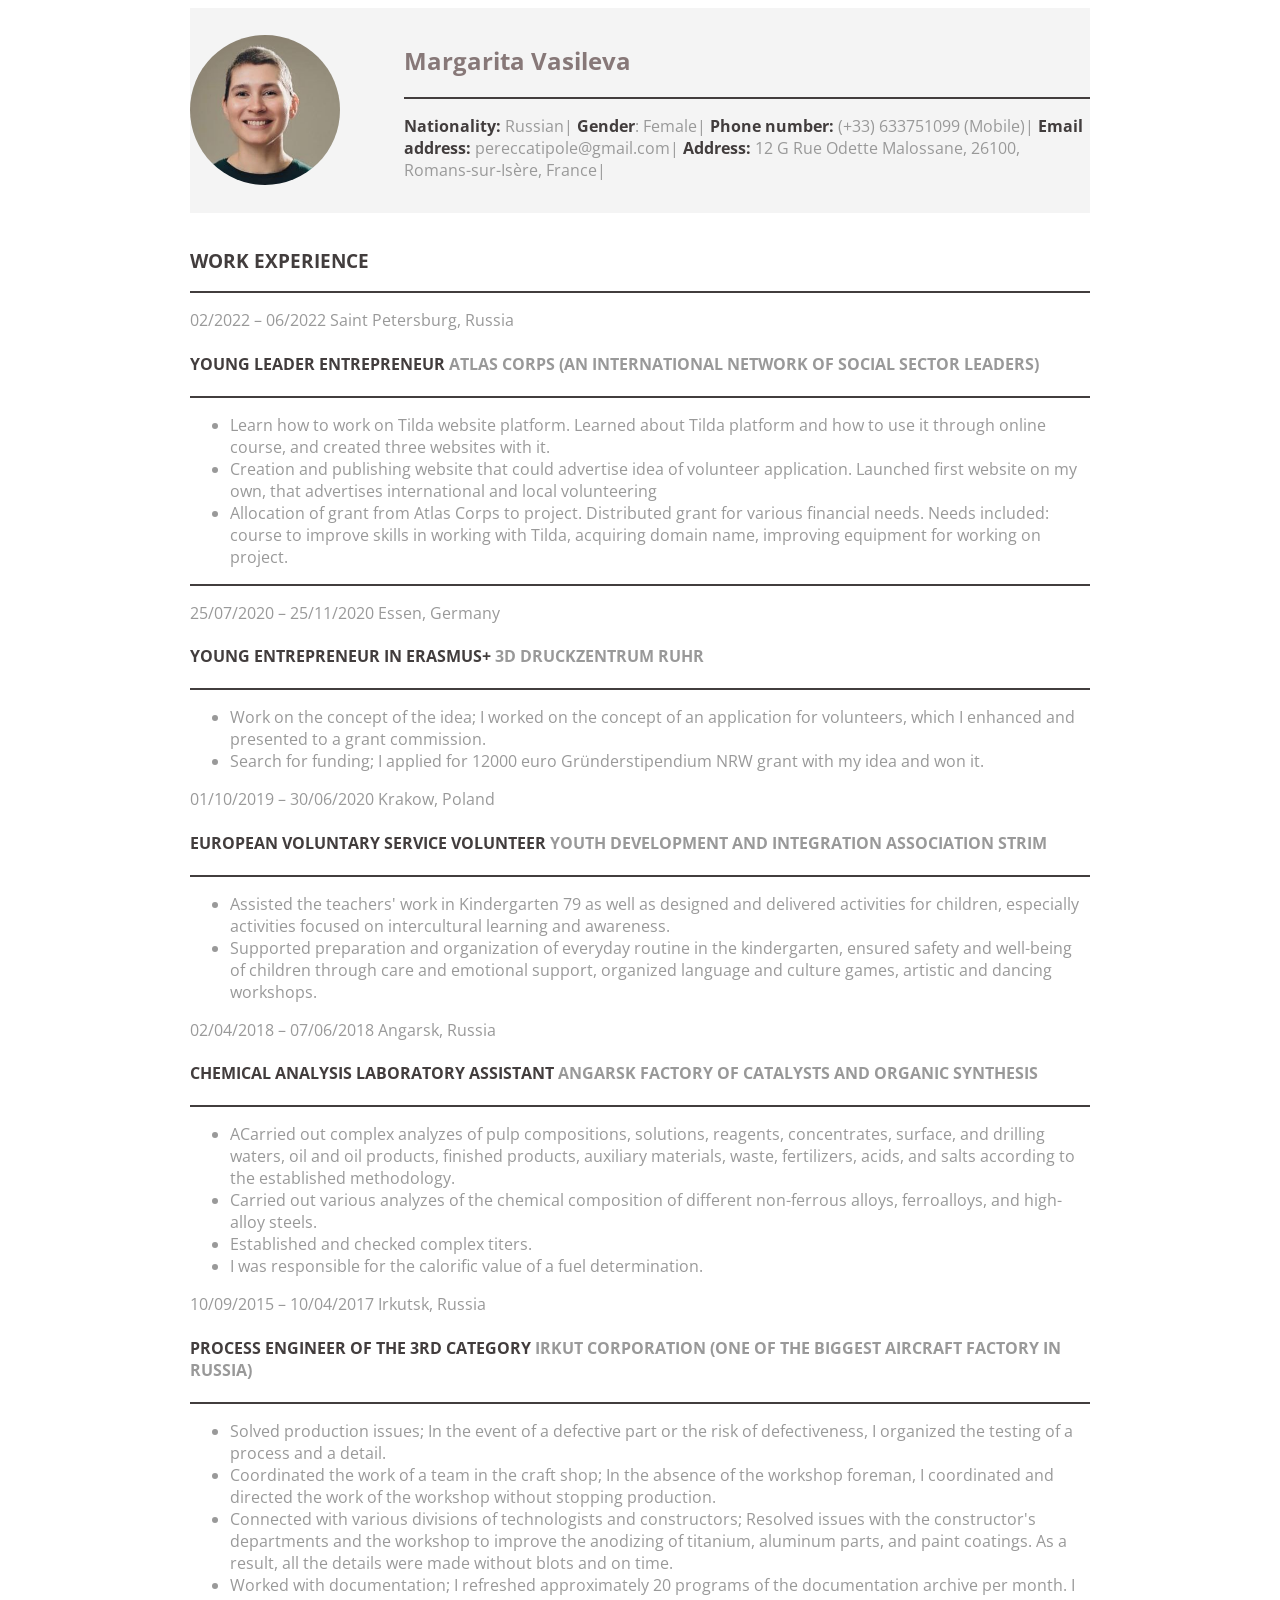
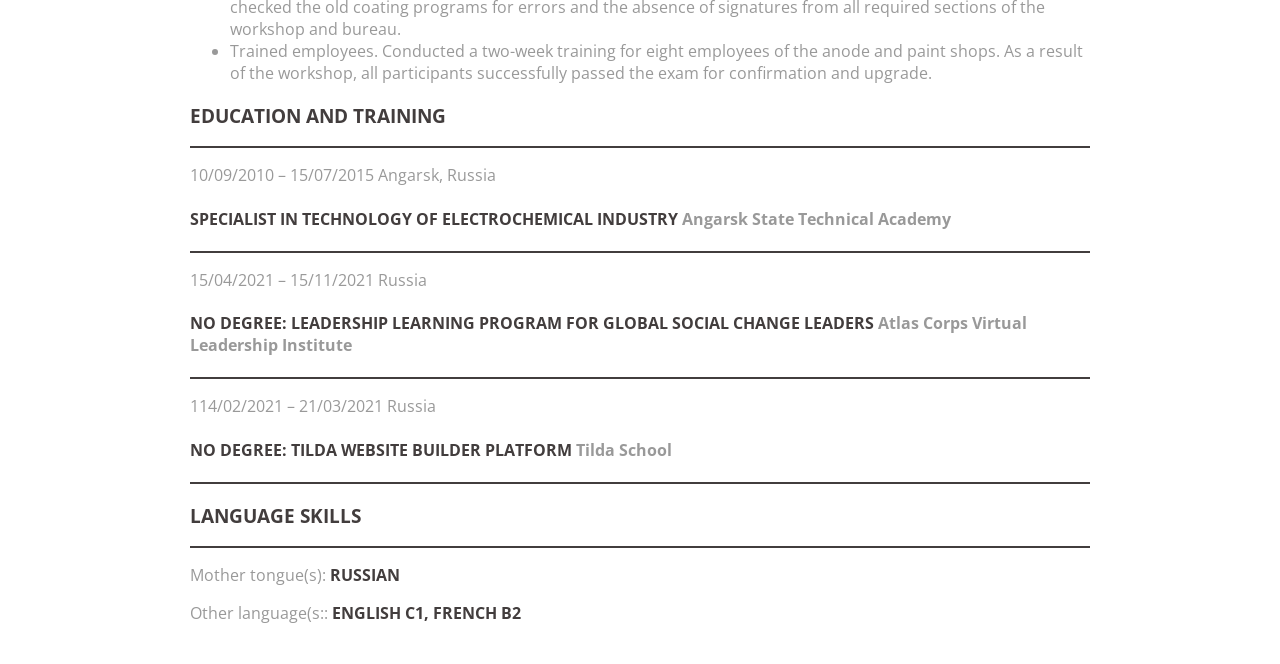
<file: index.html>
<!DOCTYPE html>
<html lang="en" dir="ltr">
  <head>
    <meta charset="utf-8">
    <title>Margarita Vasileva</title>
    <link rel="stylesheet" href="styles/style2.css">
  </head>
  <body>
      <div id="main--container">
        <section id="wrapper--hero" class="section--page">
          <img id="head-pic" src="assets/photo_2023-01-18_13-47-44.jpg">
          <div>
            <h1>Margarita Vasileva</h1>
            <hr>
            <p><strong>Nationality:</strong> Russian| <strong>Gender</strong>: Female| <strong>Phone
number:</strong> (+33) 633751099 (Mobile)| <strong>Email address:</strong> pereccatipole@gmail.com|
<strong>Address:</strong> 12 G Rue Odette Malossane, 26100, Romans-sur-Isère, France|</p>
          </div>
        </section>
      </div>
      <div id="second--container">
         <section class="section--page">
            <div>
              <h3>WORK EXPERIENCE</h3>
              <hr>
              </div>
               <div>
                 <p>02/2022 – 06/2022 Saint Petersburg, Russia</p>
                 <h4>YOUNG LEADER ENTREPRENEUR <span class="fontclass">ATLAS CORPS (AN INTERNATIONAL NETWORK OF SOCIAL
SECTOR LEADERS)</span></h4>
                  <hr>
                   <ul>
                      <li>Learn how to work on Tilda website platform. Learned about Tilda platform and how to use it through
online course, and created three websites with it.</li>
                      <li>Creation and publishing website that could advertise idea of volunteer application. Launched first
website on my own, that advertises international and local volunteering</li>
                      <li>Allocation of grant from Atlas Corps to project. Distributed grant for various financial needs. Needs
included: course to improve skills in working with Tilda, acquiring domain name, improving
equipment for working on project.</li>
                   </ul>
                 </div>
                 <div>
                   <hr>
                   <p>25/07/2020 – 25/11/2020 Essen, Germany</p>
                   <h4>YOUNG ENTREPRENEUR IN ERASMUS+ <span class="fontclass">3D DRUCKZENTRUM RUHR</span></h4>
                    <hr>
                     <ul>
                        <li>Work on the concept of the idea; I worked on the concept of an application for volunteers, which I
enhanced and presented to a grant commission.</li>
                        <li> Search for funding; I applied for 12000 euro Gründerstipendium NRW grant with my idea and won it.</li>
                     </ul>
                 </div>
                 <div>
                   <p>01/10/2019 – 30/06/2020 Krakow, Poland</p>
                   <h4>EUROPEAN VOLUNTARY SERVICE VOLUNTEER <span class="fontclass">YOUTH DEVELOPMENT AND INTEGRATION
ASSOCIATION STRIM</span></h4>
                    <hr>
                     <ul>
                        <li>Assisted the teachers' work in Kindergarten 79 as well as designed and delivered activities for children,
especially activities focused on intercultural learning and awareness.</li>
                        <li> Supported preparation and organization of everyday routine in the kindergarten, ensured safety and
well-being of children through care and emotional support, organized language and culture games,
artistic and dancing workshops.</li>
                     </ul>
                 </div>
                 <div>
                   <p>02/04/2018 – 07/06/2018 Angarsk, Russia</p>
                   <h4>CHEMICAL ANALYSIS LABORATORY ASSISTANT <span class="fontclass">ANGARSK FACTORY OF CATALYSTS AND
ORGANIC SYNTHESIS</span></h4>
                    <hr>
                     <ul>
                        <li>ACarried out complex analyzes of pulp compositions, solutions, reagents, concentrates, surface, and
drilling waters, oil and oil products, finished products, auxiliary materials, waste, fertilizers, acids,
and salts according to the established methodology.</li>
                        <li>Carried out various analyzes of the chemical composition of different non-ferrous alloys, ferroalloys,
and high-alloy steels.</li>
                        <li>Established and checked complex titers.</li>
                        <li>I was responsible for the calorific value of a fuel determination.</li>
                     </ul>
                 </div>
                 <div>
                   <p>10/09/2015 – 10/04/2017 Irkutsk, Russia</p>
                   <h4>PROCESS ENGINEER OF THE 3RD CATEGORY <span class="fontclass">IRKUT CORPORATION (ONE OF THE BIGGEST
AIRCRAFT FACTORY IN RUSSIA)</span></h4>
                    <hr>
                     <ul>
                        <li>Solved production issues; In the event of a defective part or the risk of defectiveness, I organized the
testing of a process and a detail.</li>
                        <li>Coordinated the work of a team in the craft shop; In the absence of the workshop foreman, I
coordinated and directed the work of the workshop without stopping production.</li>
                        <li> Connected with various divisions of technologists and constructors; Resolved issues with the
constructor's departments and the workshop to improve the anodizing of titanium, aluminum parts,
and paint coatings. As a result, all the details were made without blots and on time.</li>
                        <li>Worked with documentation; I refreshed approximately 20 programs of the documentation archive
per month. I checked the old coating programs for errors and the absence of signatures from all
required sections of the workshop and bureau.</li>
                        <li> Trained employees. Conducted a two-week training for eight employees of the anode and paint shops.
As a result of the workshop, all participants successfully passed the exam for confirmation and
upgrade.</li>
                     </ul>
                  </div>
                  <div>
                    <h3>EDUCATION AND TRAINING</h3>
                    <hr>
                  </div>
                  <div>
                    <p>10/09/2010 – 15/07/2015 Angarsk, Russia</p>
                    <h4>SPECIALIST IN TECHNOLOGY OF ELECTROCHEMICAL INDUSTRY <span class="fontclass">Angarsk State Technical
Academy</span></h4>
                     <hr>
                  </div>
                  <div>
                    <p>15/04/2021 – 15/11/2021 Russia</p>
                    <h4>NO DEGREE: LEADERSHIP LEARNING PROGRAM FOR GLOBAL SOCIAL CHANGE LEADERS <span class="fontclass">Atlas
Corps Virtual Leadership Institute</span></h4>
                    <hr>
                 </div>
                 <div>
                   <p>114/02/2021 – 21/03/2021 Russia</p>
                   <h4>NO DEGREE: TILDA WEBSITE BUILDER PLATFORM <span class="fontclass">Tilda School</span></h4>
                   <hr>
                   </div>
                   <div>
                     <h3>LANGUAGE SKILLS</h3>
                     <hr>
                   </div>
                   <div>
                     <p>Mother tongue(s): <strong>RUSSIAN</strong></p>
                     <p>Other language(s:: <strong>ENGLISH C1, FRENCH B2</strong></p>
                   </div>
         </section>
      </div>
  </body>
</html>
</file>
<file: styles/style2.css>
@import url('https://fonts.googleapis.com/css2?family=Open+Sans:wght@300&display=swap');

:root{
    --mainTextColor:rgb(66, 61, 61);
    --secondaryTextColor:rgb(91,87,87);
    --titlecolor:rgb(135,120,120);
    --mainTextColorlight:rgb(153,153,153);
    --mainBgColor:rgba(233, 233, 233, 0.5);
    --secondaryBgColor:rgb(255,255,255);
}

*{
  font-family: 'Open Sans' ;
  line-height: 1,5em;
  color: var(--mainTextColor);
}

h1{
  color: var(--titlecolor);
}

p,li,ul{
  color: var(--mainTextColorlight);
}

.fontclass{
  color: var(--mainTextColorlight);
}

hr{
  border-style: solid;
  border-width: 1px;
}

#head-pic{
        width: 150px;
        height: 150px;
        object-fit: cover;
        border-radius: 50%;
}

#main--container{
    max-width: 900px;
    margin: 0 auto;
    background-color: var(--mainBgColor);
}

#wrapper--hero{
        display: flex;
        align-items: center;
        gap: 4em;
}

#second--container{
        max-width: 900px;
        margin: 0 auto;
        background-color: var(--secondaryBgColor);
}

.section--page{
    padding-top: 1em;
    padding-bottom: 1em;
</file>
